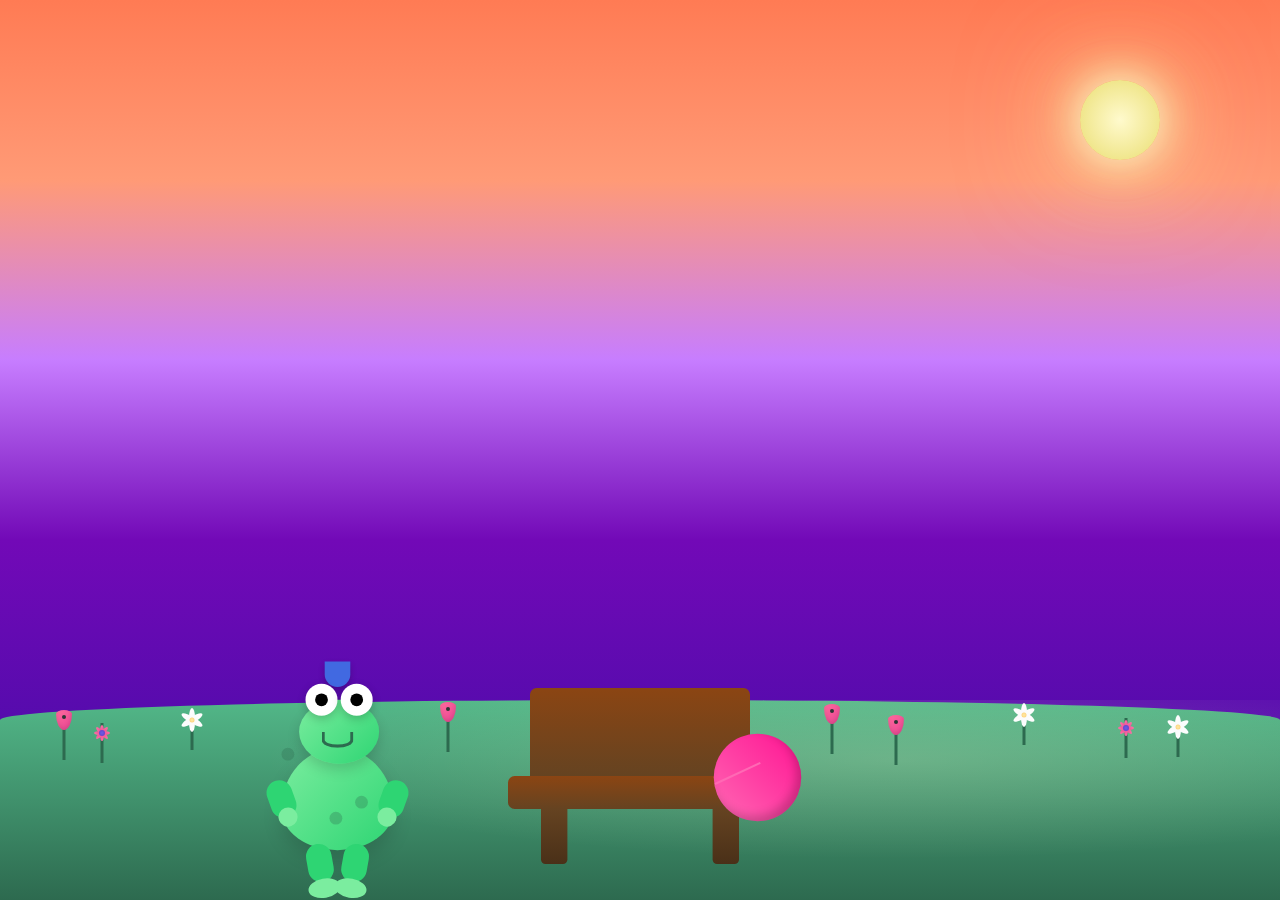
<file: evening-garden.html>
<!DOCTYPE html>
<html lang="en">
<head>
    <meta charset="UTF-8">
    <meta name="viewport" content="width=device-width, initial-scale=1.0">
    <title>Evening Garden - Crocheting Mouse</title>
    <style>
        * {
            margin: 0;
            padding: 0;
            box-sizing: border-box;
        }

        body {
            overflow: hidden;
            font-family: 'Arial', sans-serif;
        }

        /* Sky */
        .sky {
            position: absolute;
            width: 100%;
            height: 100%;
            background: linear-gradient(
                to bottom,
                #ff7b54 0%,
                #ff9a76 20%,
                #c77dff 40%,
                #7209b7 60%,
                #560bad 80%,
                #480ca8 100%
            );
            animation: skyGlow 10s ease-in-out infinite alternate;
        }

        @keyframes skyGlow {
            0% { filter: brightness(1); }
            100% { filter: brightness(1.1); }
        }

        /* Moon */
        .moon {
            position: absolute;
            top: 80px;
            right: 120px;
            width: 80px;
            height: 80px;
            background: radial-gradient(circle, #fffacd 0%, #f0e68c 70%);
            border-radius: 50%;
            box-shadow: 
                0 0 40px #fffacd,
                0 0 80px #f0e68c,
                0 0 120px rgba(255, 250, 205, 0.5);
            animation: moonGlow 3s ease-in-out infinite alternate;
        }

        @keyframes moonGlow {
            0% { 
                box-shadow: 
                    0 0 40px #fffacd,
                    0 0 80px #f0e68c,
                    0 0 120px rgba(255, 250, 205, 0.5);
            }
            100% { 
                box-shadow: 
                    0 0 60px #fffacd,
                    0 0 100px #f0e68c,
                    0 0 150px rgba(255, 250, 205, 0.7);
            }
        }

        /* Clouds */
        .cloud {
            position: absolute;
            background: rgba(255, 255, 255, 0.8);
            border-radius: 100px;
            opacity: 0.8;
        }

        .cloud::before,
        .cloud::after {
            content: '';
            position: absolute;
            background: rgba(255, 255, 255, 0.8);
            border-radius: 100px;
        }

        .cloud1 {
            width: 100px;
            height: 40px;
            top: 20%;
            left: -100px;
            animation: cloudMove 30s linear infinite;
        }

        .cloud1::before {
            width: 50px;
            height: 50px;
            top: -25px;
            left: 10px;
        }

        .cloud1::after {
            width: 60px;
            height: 40px;
            top: -15px;
            right: 10px;
        }

        .cloud2 {
            width: 80px;
            height: 35px;
            top: 35%;
            left: -80px;
            animation: cloudMove 40s linear infinite 10s;
        }

        .cloud2::before {
            width: 40px;
            height: 40px;
            top: -20px;
            left: 15px;
        }

        .cloud2::after {
            width: 50px;
            height: 35px;
            top: -10px;
            right: 15px;
        }

        .cloud3 {
            width: 120px;
            height: 45px;
            top: 15%;
            left: -120px;
            animation: cloudMove 35s linear infinite 20s;
        }

        .cloud3::before {
            width: 60px;
            height: 60px;
            top: -30px;
            left: 20px;
        }

        .cloud3::after {
            width: 70px;
            height: 45px;
            top: -20px;
            right: 20px;
        }

        @keyframes cloudMove {
            from { transform: translateX(0); }
            to { transform: translateX(calc(100vw + 200px)); }
        }

        /* Garden */
        .garden {
            position: absolute;
            bottom: 0;
            width: 100%;
            height: 200px;
            background: linear-gradient(
                to top,
                #2d6a4f 0%,
                #40916c 50%,
                #52b788 100%
            );
            border-radius: 50% 50% 0 0 / 20px 20px 0 0;
        }

        /* Hill */
        .hill {
            position: absolute;
            bottom: 0;
            left: 50%;
            transform: translateX(-50%);
            width: 300px;
            height: 100px;
            background: linear-gradient(
                to top,
                #2d6a4f 0%,
                #40916c 100%
            );
            border-radius: 50% 50% 0 0;
        }

        /* Moonlight effect */
        .moonlight {
            position: absolute;
            bottom: 0;
            width: 100%;
            height: 200px;
            background: radial-gradient(
                ellipse at 70% 30%,
                rgba(255, 250, 205, 0.2) 0%,
                transparent 50%
            );
            pointer-events: none;
        }

        /* Flowers */
        .flower {
            position: absolute;
            transform-origin: bottom center;
            animation: flowerSway 4s ease-in-out infinite;
        }

        @keyframes flowerSway {
            0%, 100% { transform: rotate(0deg); }
            50% { transform: rotate(3deg); }
        }

        .stem {
            position: absolute;
            bottom: 0;
            left: 50%;
            transform: translateX(-50%);
            width: 3px;
            height: 40px;
            background: #2d6a4f;
        }

        .petals {
            position: absolute;
            bottom: 35px;
            left: 50%;
            transform: translateX(-50%);
        }

        .tulip .petals {
            position: absolute;
            bottom: 30px;
            left: 50%;
            transform: translateX(-50%);
            width: 16px;
            height: 20px;
            background: linear-gradient(135deg, #ff6b9d, #e84393);
            border-radius: 50% 50% 50% 50% / 20% 20% 80% 80%;
            box-shadow: inset 0 -2px 4px rgba(0,0,0,0.1);
        }

        .tulip .center {
            position: absolute;
            width: 4px;
            height: 4px;
            background: #2d3436;
            border-radius: 50%;
            top: 5px;
            left: 50%;
            transform: translateX(-50%);
        }

        .lily .petals {
            position: absolute;
            bottom: 30px;
            left: 50%;
            transform: translateX(-50%);
        }

        .lily .petal {
            position: absolute;
            width: 6px;
            height: 12px;
            background: linear-gradient(135deg, #ffffff, #f8f9fa);
            border-radius: 50% 50% 50% 50% / 80% 80% 20% 20%;
            transform-origin: bottom center;
            left: 50%;
            bottom: 0;
        }

        .lily .petal:nth-child(1) { transform: translateX(-50%) rotate(0deg); }
        .lily .petal:nth-child(2) { transform: translateX(-50%) rotate(60deg); }
        .lily .petal:nth-child(3) { transform: translateX(-50%) rotate(120deg); }
        .lily .petal:nth-child(4) { transform: translateX(-50%) rotate(180deg); }
        .lily .petal:nth-child(5) { transform: translateX(-50%) rotate(240deg); }
        .lily .petal:nth-child(6) { transform: translateX(-50%) rotate(300deg); }

        .lily .center {
            position: absolute;
            width: 5px;
            height: 5px;
            background: radial-gradient(circle, #ffeaa7, #fdcb6e);
            border-radius: 50%;
            top: 50%;
            left: 50%;
            transform: translate(-50%, -50%);
        }

        .gerbera .petals {
            position: absolute;
            bottom: 30px;
            left: 50%;
            transform: translateX(-50%);
        }

        .gerbera .petal {
            position: absolute;
            width: 4px;
            height: 8px;
            background: linear-gradient(135deg, #fd79a8, #e84393);
            border-radius: 50% 50% 50% 50% / 80% 80% 20% 20%;
            transform-origin: bottom center;
            left: 50%;
            bottom: 0;
        }

        .gerbera .petal:nth-child(1) { transform: translateX(-50%) rotate(0deg); }
        .gerbera .petal:nth-child(2) { transform: translateX(-50%) rotate(45deg); }
        .gerbera .petal:nth-child(3) { transform: translateX(-50%) rotate(90deg); }
        .gerbera .petal:nth-child(4) { transform: translateX(-50%) rotate(135deg); }
        .gerbera .petal:nth-child(5) { transform: translateX(-50%) rotate(180deg); }
        .gerbera .petal:nth-child(6) { transform: translateX(-50%) rotate(225deg); }
        .gerbera .petal:nth-child(7) { transform: translateX(-50%) rotate(270deg); }
        .gerbera .petal:nth-child(8) { transform: translateX(-50%) rotate(315deg); }

        .gerbera .center {
            position: absolute;
            width: 6px;
            height: 6px;
            background: radial-gradient(circle, #6c5ce7, #5f3dc4);
            border-radius: 50%;
            top: 50%;
            left: 50%;
            transform: translate(-50%, -50%);
        }

        /* Bench */
        .bench {
            position: absolute;
            bottom: 100px;
            left: 50%;
            transform: translateX(-50%) scale(2.2);
        }

        .bench-seat {
            width: 120px;
            height: 15px;
            background: linear-gradient(to bottom, #8b4513, #654321);
            border-radius: 3px;
            position: relative;
        }

        .bench-backrest {
            position: absolute;
            bottom: 15px;
            left: 10px;
            width: 100px;
            height: 40px;
            background: linear-gradient(to bottom, #8b4513, #654321);
            border-radius: 3px 3px 0 0;
        }

        .bench-leg {
            position: absolute;
            bottom: -25px;
            width: 12px;
            height: 25px;
            background: linear-gradient(to bottom, #654321, #4a3018);
            border-radius: 0 0 2px 2px;
        }

        .bench-leg.left { left: 15px; }
        .bench-leg.right { right: 15px; }

        /* Pennyyy */
        .mouse {
            position: absolute;
            bottom: 120px;
            left: 50%;
            transform: translateX(-50%) scale(2.8);
            animation: mouseExit 10s 20s forwards;
        }

        @keyframes mouseExit {
            0% { left: 50%; opacity: 1; }
            50% { left: 65%; opacity: 1; }
            100% { left: 125%; opacity: 1; }
        }

        @keyframes mouseExitWithLegs {
            0% { left: 50%; opacity: 1; }
            50% { left: 65%; opacity: 1; }
            100% { left: 125%; opacity: 1; }
        }

        .mouse-body {
            width: 35px;
            height: 32px;
            background: #e8e8e8;
            border-radius: 50% 50% 50% 50% / 70% 70% 30% 30%;
            position: relative;
            box-shadow: 0 3px 6px rgba(0,0,0,0.15);
        }

        .mouse-head {
            position: absolute;
            top: -15px;
            left: 50%;
            transform: translateX(-50%);
            width: 25px;
            height: 20px;
            background: #e8e8e8;
            border-radius: 50%;
            box-shadow: 0 2px 4px rgba(0,0,0,0.15);
        }

        .mouse-ear {
            position: absolute;
            width: 14px;
            height: 14px;
            background: #ffc0cb;
            border-radius: 50%;
            top: -8px;
            box-shadow: inset 0 1px 3px rgba(0,0,0,0.2);
        }

        .mouse-ear.left { left: 2px; }
        .mouse-ear.right { right: 2px; }

        .mouse-eye {
            position: absolute;
            width: 5px;
            height: 5px;
            background: black;
            border-radius: 50%;
            top: 5px;
            animation: blink 4s infinite;
        }

        .mouse-eye.left { left: 7px; }
        .mouse-eye.right { right: 7px; }

        @keyframes blink {
            0%, 90%, 100% { transform: scaleY(1); }
            95% { transform: scaleY(0.1); }
        }

        .mouse-nose {
            position: absolute;
            width: 4px;
            height: 3px;
            background: #ff69b4;
            border-radius: 50%;
            top: 11px;
            left: 50%;
            transform: translateX(-50%);
            box-shadow: 0 1px 2px rgba(0,0,0,0.2);
        }

        .mouse-mouth {
            position: absolute;
            width: 10px;
            height: 5px;
            border: 1px solid #666;
            border-top: none;
            border-radius: 0 0 50% 50%;
            top: 14px;
            left: 50%;
            transform: translateX(-50%);
        }

        .mouse-whiskers {
            position: absolute;
            top: 12px;
            left: 50%;
            transform: translateX(-50%);
            width: 20px;
            height: 1px;
        }

        .whisker {
            position: absolute;
            width: 8px;
            height: 1px;
            background: #666;
            top: 0;
        }

        .whisker.left1 { left: -2px; transform: rotate(-10deg); }
        .whisker.left2 { left: -2px; top: 2px; transform: rotate(-20deg); }
        .whisker.right1 { right: -2px; transform: rotate(10deg); }
        .whisker.right2 { right: -2px; top: 2px; transform: rotate(20deg); }

        .mouse-tail {
            position: absolute;
            bottom: 5px;
            right: -20px;
            width: 25px;
            height: 2px;
            background: #e8e8e8;
            border-radius: 1px;
            transform: rotate(-20deg);
        }

        .mouse-leg {
            position: absolute;
            width: 6px;
            height: 12px;
            background: #e8e8e8;
            border-radius: 3px;
            bottom: -10px;
            display: none;
        }

        .mouse-leg.left {
            left: 8px;
        }

        .mouse-leg.right {
            right: 8px;
        }

        /* Pennyy Crochet */
        .mouse-dress {
            position: absolute;
            top: 10px;
            left: 50%;
            transform: translateX(-50%);
            width: 32px;
            height: 26px;
            background: linear-gradient(180deg, #ff6b9d 0%, #e84393 100%);
            border-radius: 50% 50% 50% 50% / 15% 15% 85% 85%;
            box-shadow: 0 3px 6px rgba(0,0,0,0.2);
            z-index: 5;
        }

        .dress-collar {
            position: absolute;
            top: -3px;
            left: 50%;
            transform: translateX(-50%);
            width: 20px;
            height: 6px;
            background: #fff;
            border-radius: 50% 50% 0 0;
            box-shadow: 0 1px 2px rgba(0,0,0,0.15);
            z-index: 6;
        }

        .dress-pattern {
            position: absolute;
            width: 3px;
            height: 3px;
            background: #ffd700;
            border-radius: 50%;
            opacity: 0.8;
            z-index: 7;
        }

        .dress-pattern:nth-child(1) { top: 9px; left: 9px; }
        .dress-pattern:nth-child(2) { top: 13px; left: 17px; }
        .dress-pattern:nth-child(3) { top: 16px; left: 13px; }
        .dress-pattern:nth-child(4) { top: 11px; left: 20px; }

        /*  arms and hands */
        .mouse-arm {
            position: absolute;
            width: 10px;
            height: 18px;
            background: #e8e8e8;
            border-radius: 5px;
            top: 10px;
            box-shadow: 0 1px 3px rgba(0,0,0,0.1);
        }

        .mouse-arm.left {
            left: -6px;
            transform: rotate(-30deg);
            animation: crochetLeft 2s ease-in-out infinite;
        }

        .mouse-arm.right {
            right: -6px;
            transform: rotate(30deg);
            animation: crochetRight 2s ease-in-out infinite;
        }

        @keyframes crochetLeft {
            0% { transform: rotate(-30deg) translateY(0); }
            25% { transform: rotate(-25deg) translateY(-3px); }
            50% { transform: rotate(-20deg) translateY(0); }
            75% { transform: rotate(-25deg) translateY(-3px); }
            100% { transform: rotate(-30deg) translateY(0); }
        }

        @keyframes crochetRight {
            0% { transform: rotate(30deg) translateY(0); }
            25% { transform: rotate(35deg) translateY(-3px); }
            50% { transform: rotate(40deg) translateY(0); }
            75% { transform: rotate(35deg) translateY(-3px); }
            100% { transform: rotate(30deg) translateY(0); }
        }

        .mouse-hand {
            position: absolute;
            width: 8px;
            height: 8px;
            background: #ffc0cb;
            border-radius: 50%;
            bottom: -4px;
            left: 1px;
            box-shadow: 0 1px 3px rgba(0,0,0,0.2);
        }

        /* Crochet hook */
        .crochet-hook {
            position: absolute;
            width: 2px;
            height: 15px;
            background: linear-gradient(180deg, #c0c0c0, #a0a0a0);
            border-radius: 1px;
            top: -12px;
            left: 3px;
            z-index: 8;
        }

        .crochet-hook::before {
            content: '';
            position: absolute;
            width: 4px;
            height: 4px;
            border: 2px solid #c0c0c0;
            border-bottom: none;
            border-right: none;
            border-radius: 50% 0 0 0;
            top: -3px;
            left: -1px;
        }

        /* Bow */
        .mouse-bow {
            position: absolute;
            top: -22px;
            left: 50%;
            transform: translateX(-50%);
            width: 18px;
            height: 10px;
        }

        .bow-left, .bow-right {
            position: absolute;
            width: 10px;
            height: 10px;
            background: #ff69b4;
            border-radius: 50% 0;
            top: 0;
            box-shadow: 0 2px 4px rgba(0,0,0,0.2);
        }

        .bow-left {
            left: 0;
            transform: rotate(-45deg);
        }

        .bow-right {
            right: 0;
            transform: rotate(45deg);
        }

        .bow-center {
            position: absolute;
            width: 5px;
            height: 5px;
            background: #ff1493;
            border-radius: 50%;
            top: 2px;
            left: 50%;
            transform: translateX(-50%);
            box-shadow: 0 1px 2px rgba(0,0,0,0.3);
        }

        /* Blush */
        .mouse-blush {
            position: absolute;
            width: 6px;
            height: 4px;
            background: rgba(255, 192, 203, 0.6);
            border-radius: 50%;
            top: 8px;
        }

        .mouse-blush.left { left: 2px; }
        .mouse-blush.right { right: 2px; }

        /* Jooo */
        .frog {
            position: absolute;
            bottom: 85px;
            left: 25%;
            z-index: 1;
            animation: frogPosition 30s linear forwards;
        }

        .frog-body {
            width: 35px;
            height: 32px;
            background: linear-gradient(135deg, #7bed9f, #2ed573);
            border-radius: 50% 50% 50% 50% / 60% 60% 40% 40%;
            position: relative;
            box-shadow: 0 3px 6px rgba(0,0,0,0.15);
            transform: scale(3.2);
            animation: frogHop 3s ease-in-out infinite;
        }

        @keyframes frogPosition {
            0% { left: 25%; }
            13% { left: 35%; }
            27% { left: 45%; }
            40% { left: 55%; }
            60% { left: 25%; }
            80% { left: 25%; }
            100% { left: 25%; }
        }

        @keyframes frogGoToMouse {
            0% { left: 25%; }
            50% { left: 50%; }
            100% { left: 120%; }
        }

        @keyframes frogFade {
            0% { opacity: 1; }
            100% { opacity: 0; }
        }

        /* Choice Popup */
        .choice-popup {
            position: fixed;
            top: 50%;
            left: 50%;
            transform: translate(-50%, -50%);
            background: white;
            padding: 20px 30px;
            border-radius: 20px;
            box-shadow: 0 5px 20px rgba(0,0,0,0.3);
            z-index: 100;
            text-align: center;
            display: none;
        }

        .choice-popup.show {
            display: block;
            animation: popupShow 0.5s ease-out;
        }

        @keyframes popupShow {
            0% { opacity: 0; transform: translate(-50%, -50%) scale(0.8); }
            100% { opacity: 1; transform: translate(-50%, -50%) scale(1); }
        }

        .choice-popup h3 {
            margin-bottom: 15px;
            color: #333;
            font-size: 16px;
        }

        .choice-btn {
            padding: 10px 20px;
            margin: 5px;
            border: none;
            border-radius: 10px;
            cursor: pointer;
            font-size: 14px;
            font-weight: bold;
            transition: transform 0.2s, box-shadow 0.2s;
        }

        .choice-btn:hover {
            transform: scale(1.05);
            box-shadow: 0 3px 10px rgba(0,0,0,0.2);
        }

        .choice-btn.go {
            background: linear-gradient(135deg, #7bed9f, #2ed573);
            color: white;
        }

        .choice-btn.wait {
            background: linear-gradient(135deg, #ff6b9d, #e84393);
            color: white;
        }

        @keyframes frogHop {
            0%, 100% { transform: scale(3.2) translateY(0) rotate(0deg); }
            10% { transform: scale(3.2) translateY(-8px) rotate(-5deg); }
            20% { transform: scale(3.2) translateY(0) rotate(0deg); }
            30% { transform: scale(3.2) translateY(-12px) rotate(5deg); }
            40% { transform: scale(3.2) translateY(0) rotate(0deg); }
            50% { transform: scale(3.2) translateY(-6px) rotate(-3deg); }
            60% { transform: scale(3.2) translateY(0) rotate(0deg); }
            70% { transform: scale(3.2) translateY(-10px) rotate(3deg); }
            80% { transform: scale(3.2) translateY(0) rotate(0deg); }
            90% { transform: scale(3.2) translateY(-5px) rotate(-2deg); }
        }

        @keyframes frogExitScale {
            0% { opacity: 1; transform: scale(2.8); }
            100% { opacity: 0; transform: scale(2.8); }
        }

        .frog-head {
            position: absolute;
            top: -15px;
            left: 50%;
            transform: translateX(-50%);
            width: 25px;
            height: 20px;
            background: linear-gradient(135deg, #7bed9f, #2ed573);
            border-radius: 50%;
            box-shadow: 0 2px 4px rgba(0,0,0,0.15);
        }

        .frog-eye {
            position: absolute;
            width: 10px;
            height: 10px;
            background: white;
            border-radius: 50%;
            top: -5px;
            box-shadow: 0 1px 3px rgba(0,0,0,0.2);
        }

        .frog-eye.left { left: 2px; }
        .frog-eye.right { right: 2px; }

        .frog-pupil {
            position: absolute;
            width: 4px;
            height: 4px;
            background: black;
            border-radius: 50%;
            top: 3px;
            left: 3px;
        }

        .frog-mouth {
            position: absolute;
            width: 10px;
            height: 5px;
            border: 1px solid #2d6a4f;
            border-top: none;
            border-radius: 0 0 50% 50%;
            top: 10px;
            left: 50%;
            transform: translateX(-50%);
        }

        .frog-tie {
            position: absolute;
            top: -12px;
            left: 50%;
            transform: translateX(-50%);
            width: 8px;
            height: 8px;
            background: #4169e1;
            border-radius: 0 0 50% 50%;
            box-shadow: 0 1px 2px rgba(0,0,0,0.2);
        }

        .frog-leg {
            position: absolute;
            width: 8px;
            height: 12px;
            background: #2ed573;
            border-radius: 4px;
            bottom: -10px;
        }

        .frog-leg.left {
            left: 8px;
            transform: rotate(-10deg);
        }

        .frog-leg.right {
            right: 8px;
            transform: rotate(10deg);
        }

        .frog-foot {
            position: absolute;
            width: 10px;
            height: 6px;
            background: #7bed9f;
            border-radius: 50%;
            bottom: -5px;
            left: -1px;
        }

        .frog-arm {
            position: absolute;
            width: 8px;
            height: 12px;
            background: #2ed573;
            border-radius: 4px;
            top: 10px;
            animation: armWave 2s ease-in-out infinite;
        }

        .frog-arm.left {
            left: -4px;
            transform: rotate(-20deg);
        }

        .frog-arm.right {
            right: -4px;
            transform: rotate(20deg);
            animation-delay: 0.5s;
        }

        @keyframes armWave {
            0%, 100% { transform: rotate(var(--rotation, 0deg)); }
            50% { transform: rotate(calc(var(--rotation, 0deg) + 10deg)); }
        }

        .frog-hand {
            position: absolute;
            width: 6px;
            height: 6px;
            background: #7bed9f;
            border-radius: 50%;
            bottom: -3px;
            left: 1px;
        }

        /* Msg */
        .frog-speech {
            position: absolute;
            top: -48px;
            left: 50%;
            transform: translateX(-50%);
            background: white;
            padding: 8px 12px;
            border-radius: 15px;
            box-shadow: 0 3px 10px rgba(0,0,0,0.25);
            font-size: 11px;
            font-weight: bold;
            color: #333;
            z-index: 10;
            opacity: 1;
            min-width: 100px;
            text-align: center;
            line-height: 1.2;
            animation: hideSpeech 25s forwards;
        }

        @keyframes hideSpeech {
            0%, 80% { opacity: 1; }
            85%, 100% { opacity: 0; }
        }

        .frog-speech::after {
            content: '';
            position: absolute;
            bottom: -10px;
            left: 50%;
            transform: translateX(-50%);
            border-left: 10px solid transparent;
            border-right: 10px solid transparent;
            border-top: 10px solid white;
        }

        .frog-speech .msg {
            position: absolute;
            top: 50%;
            left: 50%;
            transform: translate(-50%, -50%);
            white-space: nowrap;
            opacity: 0;
        }

        .frog-speech .msg:nth-child(1) { animation: showMsg 20s 0s forwards; }
        .frog-speech .msg:nth-child(2) { animation: showMsg 20s 4s forwards; }
        .frog-speech .msg:nth-child(3) { animation: showMsg 20s 8s forwards; }
        .frog-speech .msg:nth-child(4) { animation: showMsg 20s 12s forwards; }
        .frog-speech .msg:nth-child(5) { animation: showMsg 20s 16s forwards; }

        @keyframes showMsg {
            0% { opacity: 0; }
            5% { opacity: 1; }
            15% { opacity: 1; }
            20% { opacity: 0; }
            100% { opacity: 0; }
        }

        .frog-spot {
            position: absolute;
            width: 4px;
            height: 4px;
            background: rgba(45, 106, 79, 0.3);
            border-radius: 50%;
        }

        .frog-spot:nth-child(1) { top: 8px; left: 10px; }
        .frog-spot:nth-child(2) { top: 15px; right: 8px; }
        .frog-spot:nth-child(3) { top: 20px; left: 15px; }

        .frog-bow {
            position: absolute;
            top: -18px;
            left: 50%;
            transform: translateX(-50%);
            width: 12px;
            height: 6px;
        }

        .frog-bow-left, .frog-bow-right {
            position: absolute;
            width: 6px;
            height: 6px;
            background: #ff69b4;
            border-radius: 50% 0;
            top: 0;
        }

        .frog-bow-left {
            left: 0;
            transform: rotate(-45deg);
        }

        .frog-bow-right {
            right: 0;
            transform: rotate(45deg);
        }

        .frog-bow-center {
            position: absolute;
            width: 3px;
            height: 3px;
            background: #ff1493;
            border-radius: 50%;
            top: 1px;
            left: 50%;
            transform: translateX(-50%);
        }

        /* Yarn */
        .yarn-ball {
            position: absolute;
            bottom: 105px;
            left: calc(50% + 100px);
            width: 35px;
            height: 35px;
            background: linear-gradient(45deg, #ff69b4, #ff1493);
            border-radius: 50%;
            box-shadow: inset -2px -2px 4px rgba(0,0,0,0.2);
            transform: scale(2.5);
        }

        .yarn-thread {
            position: absolute;
            bottom: 115px;
            left: calc(50% + 75px);
            width: 50px;
            height: 2px;
            background: #ff69b4;
            transform: rotate(-25deg);
            transform-origin: left center;
            animation: yarnMove 2s ease-in-out infinite;
            z-index: 9;
        }

        @keyframes yarnMove {
            0% { 
                transform: rotate(-25deg) translateY(0) scaleX(1);
                opacity: 1;
            }
            25% { 
                transform: rotate(-22deg) translateY(-3px) scaleX(0.9);
                opacity: 0.9;
            }
            50% { 
                transform: rotate(-20deg) translateY(-1px) scaleX(1.1);
                opacity: 1;
            }
            75% { 
                transform: rotate(-22deg) translateY(-3px) scaleX(0.9);
                opacity: 0.9;
            }
            100% { 
                transform: rotate(-25deg) translateY(0) scaleX(1);
                opacity: 1;
            }
        }

        /* Position flowers */
        .flower1 { bottom: 140px; left: 5%; animation-delay: 0s; }
        .flower2 { bottom: 150px; left: 15%; animation-delay: 0.5s; }
        .flower3 { bottom: 145px; left: 25%; animation-delay: 1s; }
        .flower4 { bottom: 135px; left: 70%; animation-delay: 1.5s; }
        .flower5 { bottom: 155px; left: 80%; animation-delay: 2s; }
        .flower6 { bottom: 142px; left: 88%; animation-delay: 2.5s; }
        .flower7 { bottom: 148px; left: 35%; animation-delay: 3s; }
        .flower8 { bottom: 138px; left: 45%; animation-delay: 3.5s; }
        .flower9 { bottom: 152px; left: 55%; animation-delay: 4s; }
        .flower10 { bottom: 146px; left: 65%; animation-delay: 4.5s; }
        .flower11 { bottom: 143px; left: 92%; animation-delay: 5s; }
        .flower12 { bottom: 137px; left: 8%; animation-delay: 5.5s; }
    </style>
</head>
<body>
    <!-- Sky -->
    <div class="sky"></div>

    <!-- Moon -->
    <div class="moon"></div>

    <!-- Clouds -->
    <div class="cloud cloud1"></div>
    <div class="cloud cloud2"></div>
    <div class="cloud cloud3"></div>

    <!-- Garden -->
    <div class="garden"></div>
    <div class="hill"></div>
    <div class="moonlight"></div>

    <!-- Flowers -->
    <div class="flower flower1 tulip">
        <div class="stem"></div>
        <div class="petals">
            <div class="center"></div>
        </div>
    </div>

    <div class="flower flower2 lily">
        <div class="stem"></div>
        <div class="petals">
            <div class="petal"></div>
            <div class="petal"></div>
            <div class="petal"></div>
            <div class="petal"></div>
            <div class="petal"></div>
            <div class="petal"></div>
            <div class="center"></div>
        </div>
    </div>

    <div class="flower flower3 gerbera">
        <div class="stem"></div>
        <div class="petals">
            <div class="petal"></div>
            <div class="petal"></div>
            <div class="petal"></div>
            <div class="petal"></div>
            <div class="petal"></div>
            <div class="petal"></div>
            <div class="petal"></div>
            <div class="petal"></div>
            <div class="center"></div>
        </div>
    </div>

    <div class="flower flower4 tulip">
        <div class="stem"></div>
        <div class="petals">
            <div class="center"></div>
        </div>
    </div>

    <div class="flower flower5 lily">
        <div class="stem"></div>
        <div class="petals">
            <div class="petal"></div>
            <div class="petal"></div>
            <div class="petal"></div>
            <div class="petal"></div>
            <div class="petal"></div>
            <div class="petal"></div>
            <div class="center"></div>
        </div>
    </div>

    <div class="flower flower6 gerbera">
        <div class="stem"></div>
        <div class="petals">
            <div class="petal"></div>
            <div class="petal"></div>
            <div class="petal"></div>
            <div class="petal"></div>
            <div class="petal"></div>
            <div class="petal"></div>
            <div class="petal"></div>
            <div class="petal"></div>
            <div class="center"></div>
        </div>
    </div>

    <div class="flower flower7 tulip">
        <div class="stem"></div>
        <div class="petals">
            <div class="center"></div>
        </div>
    </div>

    <div class="flower flower8 lily">
        <div class="stem"></div>
        <div class="petals">
            <div class="petal"></div>
            <div class="petal"></div>
            <div class="petal"></div>
            <div class="petal"></div>
            <div class="petal"></div>
            <div class="petal"></div>
            <div class="center"></div>
        </div>
    </div>

    <div class="flower flower9 gerbera">
        <div class="stem"></div>
        <div class="petals">
            <div class="petal"></div>
            <div class="petal"></div>
            <div class="petal"></div>
            <div class="petal"></div>
            <div class="petal"></div>
            <div class="petal"></div>
            <div class="petal"></div>
            <div class="petal"></div>
            <div class="center"></div>
        </div>
    </div>

    <div class="flower flower10 tulip">
        <div class="stem"></div>
        <div class="petals">
            <div class="center"></div>
        </div>
    </div>

    <div class="flower flower11 lily">
        <div class="stem"></div>
        <div class="petals">
            <div class="petal"></div>
            <div class="petal"></div>
            <div class="petal"></div>
            <div class="petal"></div>
            <div class="petal"></div>
            <div class="petal"></div>
            <div class="center"></div>
        </div>
    </div>

    <div class="flower flower12 gerbera">
        <div class="stem"></div>
        <div class="petals">
            <div class="petal"></div>
            <div class="petal"></div>
            <div class="petal"></div>
            <div class="petal"></div>
            <div class="petal"></div>
            <div class="petal"></div>
            <div class="petal"></div>
            <div class="petal"></div>
            <div class="center"></div>
        </div>
    </div>

    <!-- Jooo searching for Pennyyy -->
    <div class="frog">
        <div class="frog-body">
            <div class="frog-speech">
                <span class="msg">Pennnyyyyyyy</span>
                <span class="msg">kitheeee</span>
                <span class="msg">wat uh dnggg?</span>
                <span class="msg">Ahhhh...😭😭😭</span>
                <span class="msg">Busyyy ?</span>
            </div>
            <div class="frog-spot"></div>
            <div class="frog-spot"></div>
            <div class="frog-spot"></div>
            <div class="frog-head">
                <div class="frog-tie"></div>
                <div class="frog-eye left">
                    <div class="frog-pupil"></div>
                </div>
                <div class="frog-eye right">
                    <div class="frog-pupil"></div>
                </div>
                <div class="frog-mouth"></div>
            </div>
            <div class="frog-arm left">
                <div class="frog-hand"></div>
            </div>
            <div class="frog-arm right">
                <div class="frog-hand"></div>
            </div>
            <div class="frog-leg left">
                <div class="frog-foot"></div>
            </div>
            <div class="frog-leg right">
                <div class="frog-foot"></div>
            </div>
        </div>
    </div>

    <!-- Bench -->
    <div class="bench">
        <div class="bench-backrest"></div>
        <div class="bench-seat"></div>
        <div class="bench-leg left"></div>
        <div class="bench-leg right"></div>
    </div>

    <!-- Pennyy -->
    <div class="mouse">
        <div class="mouse-body">
            <div class="mouse-dress">
                <div class="dress-collar"></div>
                <div class="dress-pattern"></div>
                <div class="dress-pattern"></div>
                <div class="dress-pattern"></div>
                <div class="dress-pattern"></div>
            </div>
            <div class="mouse-head">
                <div class="mouse-bow">
                    <div class="bow-left"></div>
                    <div class="bow-right"></div>
                    <div class="bow-center"></div>
                </div>
                <div class="mouse-ear left"></div>
                <div class="mouse-ear right"></div>
                <div class="mouse-eye left"></div>
                <div class="mouse-eye right"></div>
                <div class="mouse-blush left"></div>
                <div class="mouse-blush right"></div>
                <div class="mouse-whiskers">
                    <div class="whisker left1"></div>
                    <div class="whisker left2"></div>
                    <div class="whisker right1"></div>
                    <div class="whisker right2"></div>
                </div>
                <div class="mouse-nose"></div>
                <div class="mouse-mouth"></div>
            </div>
            <div class="mouse-arm left">
                <div class="mouse-hand"></div>
            </div>
            <div class="mouse-arm right">
                <div class="mouse-hand">
                    <div class="crochet-hook"></div>
                </div>
            </div>
            <div class="mouse-leg left"></div>
            <div class="mouse-leg right"></div>
            <div class="mouse-tail"></div>
        </div>
    </div>

    <!-- Yarn -->
    <div class="yarn-ball"></div>
    <div class="yarn-thread"></div>

    <!-- Choice Popup -->
    <div class="choice-popup" id="choicePopup">
        <h3>Ummmmm....</h3>
        <button class="choice-btn go" onclick="chooseGo()">LesssGooo Jooo 💨</button>
        <button class="choice-btn wait" onclick="chooseWait()">Waitt Jooo ⏳</button>
    </div>

    <script>

        setTimeout(() => {
            document.getElementById('choicePopup').classList.add('show');
            // Freeze
            const frog = document.querySelector('.frog');
            const mouse = document.querySelector('.mouse');
            frog.style.animation = 'none';
            mouse.style.animation = 'none';
        }, 20000);

        function chooseGo() {
            document.getElementById('choicePopup').classList.remove('show');
            // animation 
            const frog = document.querySelector('.frog');
            frog.style.animation = 'frogGoToMouse 8s forwards';
            // scale
            const frogBody = document.querySelector('.frog-body');
            frogBody.style.animation = 'frogHop 3s ease-in-out infinite';
            // Alwida
            const mouse = document.querySelector('.mouse');
            const mouseLegs = document.querySelectorAll('.mouse-leg');
            mouseLegs.forEach(leg => leg.style.display = 'block');
            mouse.style.animation = 'mouseExitWithLegs 8s forwards';
            mouse.style.bottom = '85px'; 
            
            setTimeout(() => {
                window.dispatchEvent(new CustomEvent('storyComplete', { 
                    detail: { ending: 'together' }
                }));
                setTimeout(() => {
                    document.body.innerHTML = '';
                    document.body.style.background = 'black';
                }, 1000);
            }, 8000);
        }

        function chooseWait() {
            document.getElementById('choicePopup').classList.remove('show');
            const mouse = document.querySelector('.mouse');
            mouse.style.animation = 'none';
        }
    </script>
</body>
</html>
</file>
